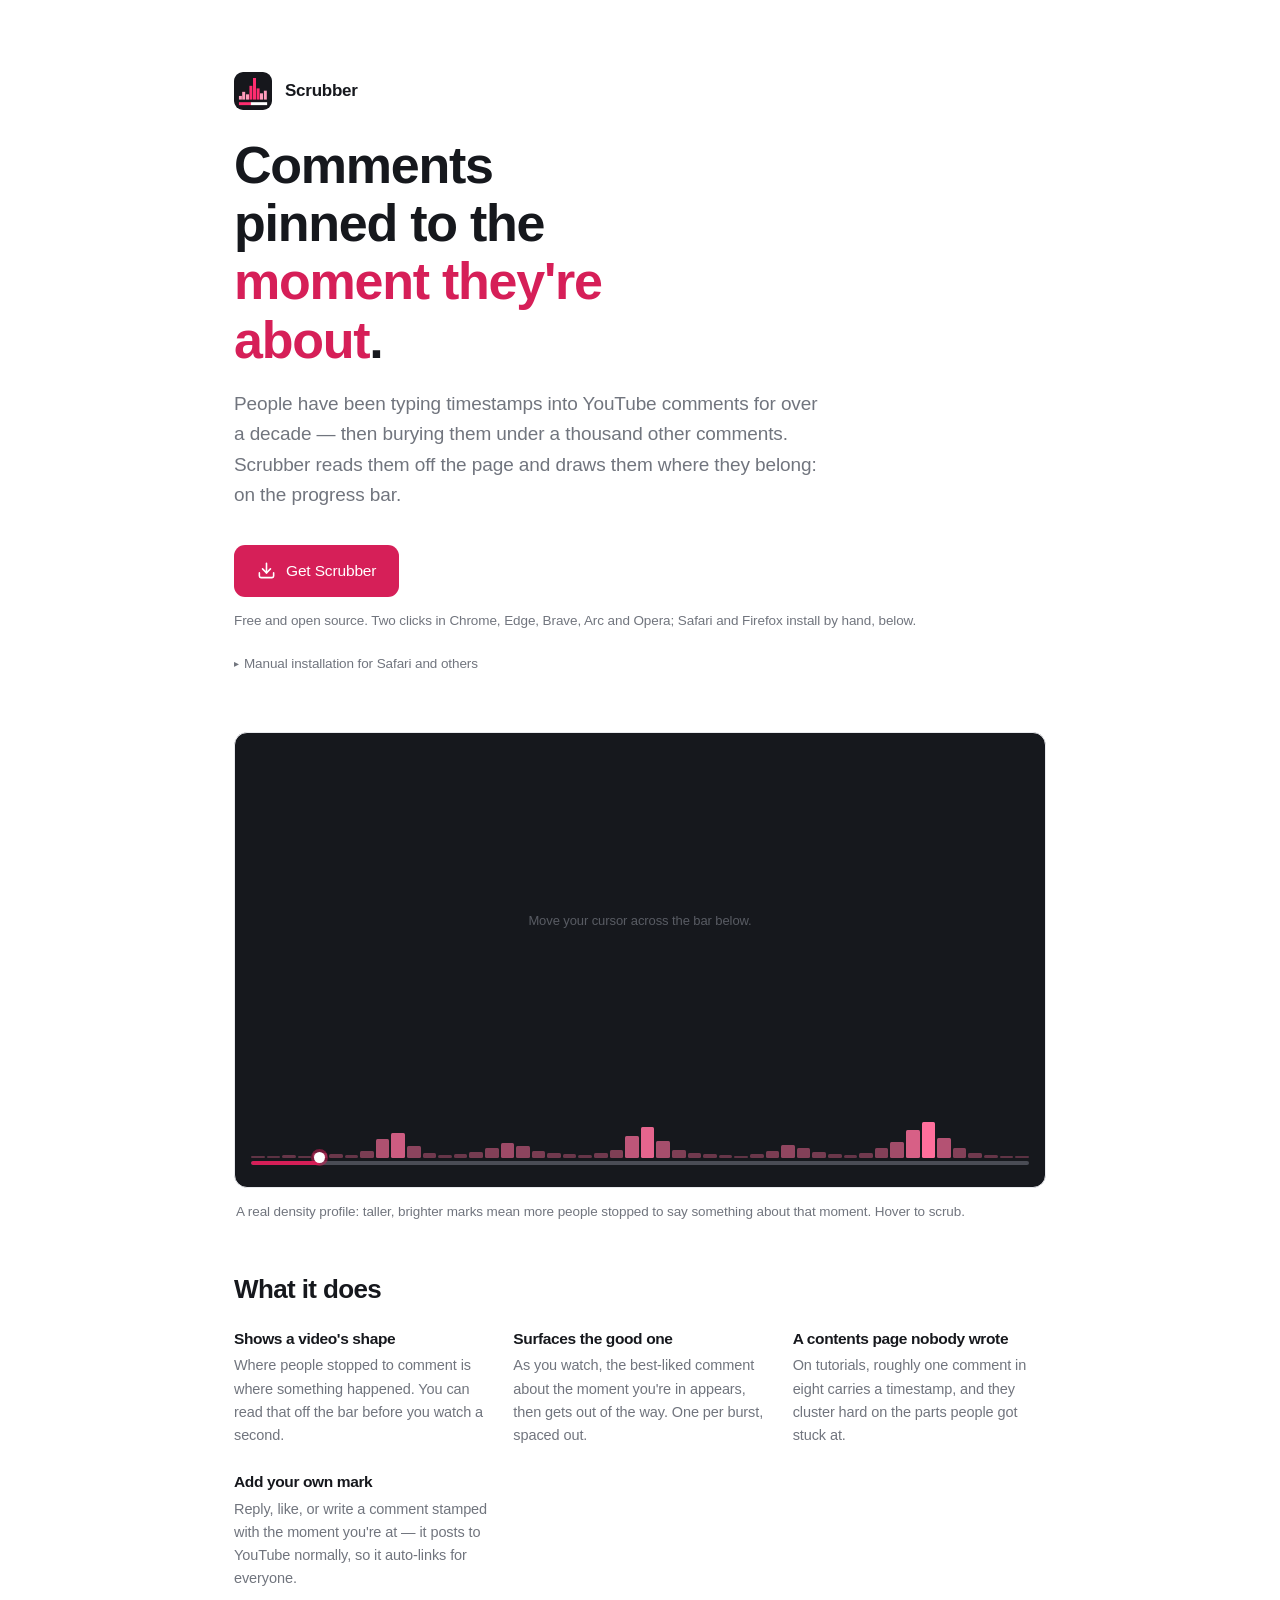
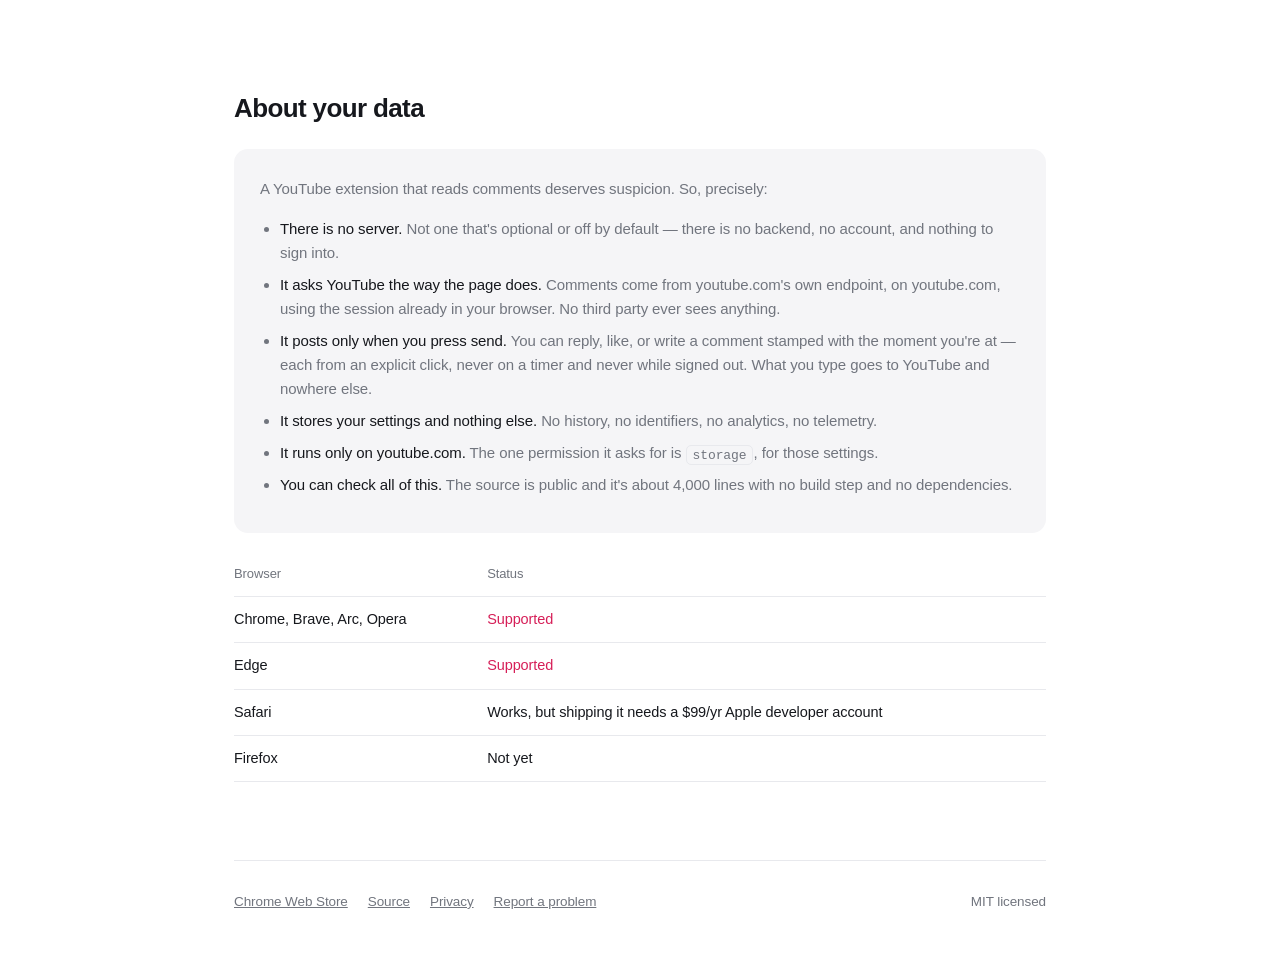
<file: docs/index.html>
<!doctype html>
<html lang="en">
<head>
<meta charset="utf-8">
<meta name="viewport" content="width=device-width, initial-scale=1">
<title>Scrubber — YouTube comments pinned to the moment they're about</title>
<meta name="description" content="Scrubber reads the timestamps people type into YouTube comments and draws them as density marks over the progress bar. Free, open source, and it tracks nothing about you.">
<link rel="icon" href="icon.png">
<meta property="og:title" content="Scrubber">
<meta property="og:description" content="YouTube comments pinned to the moment they're about.">
<meta property="og:image" content="https://alex-mind.github.io/scrubber/promo.png">
<meta property="og:url" content="https://alex-mind.github.io/scrubber/">
<meta name="twitter:card" content="summary_large_image">
<style>
  /* Palette is lifted from src/popup.html so the site and the product agree. */
  :root{
    color-scheme: light dark;
    --bg:#fff; --fg:#16181d; --dim:#71757e; --line:#e8e9ed; --field:#f5f5f7;
    --accent:#d61f58; --accent-soft:rgba(214,31,88,.10);
    --player:#16181d; --player-fg:#e9eaee; --player-dim:#9a9ea8;
    --track:#4a4c55; --mark:#ff6f9c;
  }
  @media (prefers-color-scheme: dark){
    :root{
      --bg:#17181c; --fg:#e9eaee; --dim:#9a9ea8; --line:#292b31; --field:#212328;
      --accent:#ff6f9c; --accent-soft:rgba(255,111,156,.12);
      --player:#0e0f12; --player-fg:#e9eaee; --player-dim:#9a9ea8;
    }
  }
  *{box-sizing:border-box}
  html{-webkit-text-size-adjust:100%}
  body{
    margin:0; padding-block:0; background:var(--bg); color:var(--fg);
    font:400 16px/1.6 -apple-system,BlinkMacSystemFont,"SF Pro Text","Segoe UI",Roboto,Helvetica,Arial,sans-serif;
    letter-spacing:-.006em;
  }
  .wrap{max-width:860px; margin:0 auto; padding:0 24px}
  a{color:var(--accent)}
  h1,h2,h3{letter-spacing:-.024em; line-height:1.12; margin:0}

  /* ---------- hero ---------- */
  header{padding-block:72px 8px}
  .brand{display:flex; align-items:center; gap:13px; margin-bottom:26px}
  .brand img{width:38px; height:38px; border-radius:9px; display:block}
  .brand b{font-size:17px; font-weight:600; letter-spacing:-.015em}
  h1{font-size:clamp(32px,6.4vw,52px); font-weight:600; max-width:15ch}
  h1 em{font-style:normal; color:var(--accent)}
  .lede{margin:20px 0 0; font-size:clamp(16.5px,2.4vw,19px); color:var(--dim); max-width:56ch}

  /* ---------- install ---------- */
  .cta{display:flex; flex-wrap:wrap; align-items:center; gap:14px; margin:34px 0 10px}
  .btn{
    display:inline-flex; align-items:center; gap:10px;
    padding:13px 22px; border-radius:11px; border:1px solid transparent;
    background:var(--accent); color:#fff; text-decoration:none;
    font-size:15.5px; font-weight:500; letter-spacing:-.01em;
    transition:transform .12s ease, opacity .12s ease;
  }
  .btn:hover{opacity:.9; transform:translateY(-1px)}
  .btn svg{width:19px; height:19px; flex:none}
  .cta small{color:var(--dim); font-size:13.5px; line-height:1.45}
  .note{margin:6px 0 0; font-size:13.5px; color:var(--dim)}

  /* ---------- the demo ---------- */
  .demo{margin:46px 0 0}
  .player{
    position:relative; border-radius:13px; overflow:hidden; background:var(--player);
    aspect-ratio:16/9; border:1px solid var(--line);
    display:flex; align-items:center; justify-content:center;
  }
  .stage{
    position:absolute; inset:0; display:grid; place-items:center; text-align:center;
    color:var(--player-dim); font-size:13px; padding:0 24px 78px;
  }
  .stage span{opacity:.5}

  /* a comment surfacing, the way the extension does it */
  .card{
    position:absolute; left:16px; right:16px; bottom:70px; max-width:390px;
    background:rgba(22,24,29,.94); color:var(--player-fg);
    border:1px solid rgba(255,255,255,.10); border-radius:11px;
    padding:11px 13px; font-size:13.5px; line-height:1.5;
    opacity:0; transform:translateY(6px); transition:opacity .35s ease, transform .35s ease;
    backdrop-filter:blur(8px); text-align:left; pointer-events:none;
  }
  .card.on{opacity:1; transform:none}
  .card .meta{display:flex; gap:9px; align-items:center; margin-bottom:5px;
              font-size:11.5px; color:var(--player-dim)}
  .card .ts{color:var(--mark); font-weight:600; font-variant-numeric:tabular-nums}
  .card .likes{margin-left:auto; font-variant-numeric:tabular-nums}

  /* the progress bar and its density marks — the whole point */
  .bar{position:absolute; left:16px; right:16px; bottom:20px; height:46px; cursor:crosshair}
  .marks{position:absolute; left:0; right:0; bottom:9px; height:36px;
         display:flex; align-items:flex-end; gap:2px}
  .marks i{flex:1 1 0; min-width:1px; background:var(--mark); border-radius:1.5px; display:block}
  .track{position:absolute; left:0; right:0; bottom:2px; height:4px;
         background:var(--track); border-radius:2px; overflow:hidden}
  .fill{position:absolute; left:0; top:0; bottom:0; width:0; background:var(--accent); border-radius:2px}
  .head{position:absolute; bottom:4px; width:11px; height:11px; margin-left:-5.5px;
        border-radius:50%; background:#fff; box-shadow:0 0 0 3px rgba(214,31,88,.5)}
  .cap{margin:13px 2px 0; font-size:13.5px; color:var(--dim)}

  /* ---------- content ---------- */
  section{padding-block:52px}
  h2{font-size:clamp(21px,3.4vw,26px); font-weight:600}
  .grid{display:grid; grid-template-columns:repeat(auto-fit,minmax(215px,1fr)); gap:26px; margin-top:26px}
  .grid h3{font-size:15.5px; font-weight:600; margin-bottom:7px}
  .grid p{margin:0; color:var(--dim); font-size:14.5px}

  .priv{background:var(--field); border-radius:14px; padding:28px 26px; margin-top:26px}
  .priv ul{margin:16px 0 0; padding-left:20px; color:var(--dim); font-size:15px}
  .priv li{margin:8px 0}
  .priv li b{color:var(--fg); font-weight:500}

  /* Sits directly under the install button now, so it has to stay quiet until
     opened — a secondary affordance, not a second call to action. */
  details.manual{margin-top:18px; max-width:620px}
  summary{cursor:pointer; font-size:13.5px; color:var(--dim); list-style:none;
          display:inline-flex; align-items:center; gap:5px; padding:3px 0}
  summary:hover{color:var(--accent)}
  summary::-webkit-details-marker{display:none}
  summary::before{content:"▸"; font-size:10px; line-height:1}
  details[open] summary::before{content:"▾"}
  details[open].manual{
    margin-bottom:6px; padding:4px 18px 16px;
    border-left:2px solid var(--line);
  }
  details h4{margin:16px 0 6px; font-size:13.5px; font-weight:600; letter-spacing:-.01em}
  details ol{color:var(--dim); font-size:14px; padding-left:20px; margin:0}
  details li{margin:7px 0}
  details .fine{font-size:13px; color:var(--dim); margin:10px 0 0; line-height:1.5}
  code{background:var(--field); border:1px solid var(--line); border-radius:5px;
       padding:1.5px 6px; font:500 13px/1 ui-monospace,SFMono-Regular,Menlo,monospace}

  table{width:100%; border-collapse:collapse; margin-top:20px; font-size:14.5px}
  th,td{text-align:left; padding:11px 12px 11px 0; border-bottom:1px solid var(--line)}
  th{font-weight:500; color:var(--dim); font-size:13px}
  td.yes{color:var(--accent)}

  footer{border-top:1px solid var(--line); padding-block:30px 46px; margin-top:26px;
         color:var(--dim); font-size:13.5px;
         display:flex; flex-wrap:wrap; gap:8px 20px; align-items:center}
  footer a{color:var(--dim)}
  footer .sp{flex:1 1 auto}

  @media (max-width:560px){
    header{padding-block:44px 4px}
    .card{bottom:62px; font-size:12.5px}
    .bar{height:38px}
    .marks{height:28px}
  }
  @media (prefers-reduced-motion:reduce){
    .card{transition:none}
    .btn{transition:none}
  }
</style>
</head>
<body>

<div class="wrap">

<header>
  <div class="brand">
    <img src="icon.png" alt="" width="38" height="38">
    <b>Scrubber</b>
  </div>
  <h1>Comments pinned to the <em>moment they're about</em>.</h1>
  <p class="lede">
    People have been typing timestamps into YouTube comments for over a decade —
    then burying them under a thousand other comments. Scrubber reads them off the
    page and draws them where they belong: on the progress bar.
  </p>

  <div class="cta">
    <a class="btn"
       href="https://chromewebstore.google.com/detail/scrubber/jhhcdmdpkdlkdpklaogdbknnciapcfah">
      <svg viewBox="0 0 24 24" fill="none" stroke="currentColor" stroke-width="2"
           stroke-linecap="round" stroke-linejoin="round" aria-hidden="true">
        <path d="M21 15v4a2 2 0 0 1-2 2H5a2 2 0 0 1-2-2v-4"/>
        <polyline points="7 10 12 15 17 10"/><line x1="12" y1="15" x2="12" y2="3"/>
      </svg>
      <span>Get Scrubber</span>
    </a>
    <small>Free and open source. Two clicks in Chrome, Edge, Brave,
      Arc and Opera; Safari and Firefox install by hand, below.</small>
  </div>

  <details class="manual">
    <summary>Manual installation for Safari and others</summary>

    <h4>Chrome, Edge, Brave, Arc, Opera</h4>
    <ol>
      <li>Download the zip from
          <a href="https://github.com/alex-mind/scrubber/releases/latest">the latest release</a>
          and unzip it.</li>
      <li>Open <code>chrome://extensions</code> — or <code>edge://extensions</code>,
          <code>brave://extensions</code>.</li>
      <li>Turn on <b>Developer mode</b>, top right.</li>
      <li>Click <b>Load unpacked</b> and pick the unzipped folder.</li>
      <li>Open any YouTube video. Marks appear once the comments load.</li>
    </ol>
    <p class="fine">
      Hand-loaded extensions don't auto-update, and Chrome re-asks about developer
      mode on every launch. The store version is the quiet one.
    </p>

    <h4>Safari</h4>
    <p class="fine" style="margin-bottom:10px">
      Safari has no "load unpacked" — every extension ships inside a native app, so
      this one has to be built. You need macOS with <b>Xcode</b> installed, not just
      the command line tools.
    </p>
    <ol>
      <li>Clone the repo:
          <code>git clone https://github.com/alex-mind/scrubber</code></li>
      <li>Run <code>./build.sh safari-app</code> — it converts the extension to an
          Xcode project, builds it, and installs <code>Scrubber.app</code> to
          <code>/Applications</code>.</li>
      <li>Open Safari → <b>Settings → Extensions</b> and tick <b>Scrubber</b>.</li>
      <li>Set youtube.com to <b>Allow on Every Website</b>, or at least <b>Always
          Allow on This Website</b> — without this the extension never runs.</li>
    </ol>
    <p class="fine">
      If it doesn't appear in the list, quit Safari completely and reopen it — Safari
      reads its extension list once per launch. Without a paid Apple developer
      account the build is unsigned, and Safari then needs <b>Develop → Allow
      unsigned extensions</b> ticked again after every restart.
    </p>
  </details>
</header>

<div class="demo">
  <div class="player">
    <div class="stage"><span>Move your cursor across the bar below.</span></div>

    <div class="card" id="card">
      <div class="meta">
        <span class="ts" id="c-ts">0:00</span>
        <span id="c-author">—</span>
        <span class="likes" id="c-likes"></span>
      </div>
      <div id="c-text"></div>
    </div>

    <div class="bar" id="bar">
      <div class="marks" id="marks"></div>
      <div class="track"><div class="fill" id="fill"></div></div>
      <div class="head" id="head" style="left:0"></div>
    </div>
  </div>
  <p class="cap">
    A real density profile: taller, brighter marks mean more people stopped to say
    something about that moment. Hover to scrub.
  </p>
</div>

<section>
  <h2>What it does</h2>
  <div class="grid">
    <div>
      <h3>Shows a video's shape</h3>
      <p>Where people stopped to comment is where something happened. You can read
         that off the bar before you watch a second.</p>
    </div>
    <div>
      <h3>Surfaces the good one</h3>
      <p>As you watch, the best-liked comment about the moment you're in appears,
         then gets out of the way. One per burst, spaced out.</p>
    </div>
    <div>
      <h3>A contents page nobody wrote</h3>
      <p>On tutorials, roughly one comment in eight carries a timestamp, and they
         cluster hard on the parts people got stuck at.</p>
    </div>
    <div>
      <h3>Add your own mark</h3>
      <p>Reply, like, or write a comment stamped with the moment you're at — it
         posts to YouTube normally, so it auto-links for everyone.</p>
    </div>
  </div>
</section>

<section>
  <h2>About your data</h2>
  <div class="priv">
    <p style="margin:0; color:var(--dim); font-size:15px">
      A YouTube extension that reads comments deserves suspicion. So, precisely:
    </p>
    <ul>
      <li><b>There is no server.</b> Not one that's optional or off by default —
          there is no backend, no account, and nothing to sign into.</li>
      <li><b>It asks YouTube the way the page does.</b> Comments come from
          youtube.com's own endpoint, on youtube.com, using the session already in
          your browser. No third party ever sees anything.</li>
      <li><b>It posts only when you press send.</b> You can reply, like, or write a
          comment stamped with the moment you're at — each from an explicit click,
          never on a timer and never while signed out. What you type goes to YouTube
          and nowhere else.</li>
      <li><b>It stores your settings and nothing else.</b> No history, no
          identifiers, no analytics, no telemetry.</li>
      <li><b>It runs only on youtube.com.</b> The one permission it asks for is
          <code>storage</code>, for those settings.</li>
      <li><b>You can check all of this.</b> The source is public and it's about
          4,000 lines with no build step and no dependencies.</li>
    </ul>
  </div>

  <table>
    <tr><th>Browser</th><th>Status</th></tr>
    <tr><td>Chrome, Brave, Arc, Opera</td><td class="yes">Supported</td></tr>
    <tr><td>Edge</td><td class="yes">Supported</td></tr>
    <tr><td>Safari</td><td>Works, but shipping it needs a $99/yr Apple developer account</td></tr>
    <tr><td>Firefox</td><td>Not yet</td></tr>
  </table>
</section>

<footer>
  <a href="https://chromewebstore.google.com/detail/scrubber/jhhcdmdpkdlkdpklaogdbknnciapcfah">Chrome Web Store</a>
  <a href="https://github.com/alex-mind/scrubber">Source</a>
  <a href="privacy.html">Privacy</a>
  <a href="https://github.com/alex-mind/scrubber/issues">Report a problem</a>
  <span class="sp"></span>
  <span>MIT licensed</span>
</footer>

</div>

<script>
(function(){
  "use strict";

  /* ---------------------------------------------------------------------
     The demo. A real density profile — clustered, not evenly spread, because
     that is what timestamped comments actually look like.
     --------------------------------------------------------------------- */
  var DURATION = 1147;                                  // 19:07, a plausible tutorial
  var PROFILE = [2,1,3,2,5,4,3,7,18,24,11,5,3,4,6,9,14,11,7,5,4,3,5,8,
                 21,29,16,8,5,4,3,2,4,7,12,9,6,4,3,5,9,15,26,34,19,9,5,3,2,1];

  // Seconds, not fractions — so the timestamp the card renders is exactly the one
  // quoted in the comment text. Deriving it the other way round drifts by a second.
  var COMMENTS = [
    { sec:192, author:'@mara_dev',      likes:'2.1K',
      text:'The bit at 3:12 is the only explanation of this that ever made sense to me.' },
    { sec:574, author:'@notveryonline', likes:'864',
      text:"Came back three times for 9:34. That's the part the docs leave out." },
    { sec:988, author:'@k_builds',      likes:'4.7K',
      text:'16:28 — watch his hands, not the slide. That is the whole trick.' }
  ];
  COMMENTS.forEach(function(c){ c.at = c.sec / DURATION; });

  var marksEl = document.getElementById('marks');
  var fill    = document.getElementById('fill');
  var head    = document.getElementById('head');
  var bar     = document.getElementById('bar');
  var card    = document.getElementById('card');

  var max = Math.max.apply(null, PROFILE);
  marksEl.innerHTML = PROFILE.map(function(v){
    var h = Math.max(2, Math.round(v / max * 36));
    var o = (0.28 + 0.72 * (v / max)).toFixed(2);
    return '<i style="height:' + h + 'px;opacity:' + o + '"></i>';
  }).join('');

  function fmt(sec){
    var m = Math.floor(sec / 60), s = Math.floor(sec % 60);
    return m + ':' + (s < 10 ? '0' : '') + s;
  }

  var shown = -1;
  function showCard(i){
    if (i === shown) return;
    shown = i;
    if (i < 0) { card.classList.remove('on'); return; }
    var c = COMMENTS[i];
    document.getElementById('c-ts').textContent     = fmt(c.sec);
    document.getElementById('c-author').textContent = c.author;
    document.getElementById('c-likes').textContent  = c.likes + ' likes';
    document.getElementById('c-text').textContent   = c.text;
    card.classList.add('on');
  }

  function at(p){                       // p is 0..1 along the bar
    p = Math.max(0, Math.min(1, p));
    fill.style.width = (p * 100) + '%';
    head.style.left  = (p * 100) + '%';
    // Same idea as the extension: a comment belongs to the moment if the
    // playhead is inside a window either side of it.
    var hit = -1;
    for (var i = 0; i < COMMENTS.length; i++){
      if (Math.abs(COMMENTS[i].at - p) < 0.045) { hit = i; break; }
    }
    showCard(hit);
  }

  function fromEvent(e){
    var r = bar.getBoundingClientRect();
    var x = (e.touches ? e.touches[0].clientX : e.clientX) - r.left;
    at(x / r.width);
  }

  var auto = null;
  function stopAuto(){ if (auto) { cancelAnimationFrame(auto); auto = null; } }

  bar.addEventListener('mousemove', function(e){ stopAuto(); fromEvent(e); });
  bar.addEventListener('touchmove', function(e){ stopAuto(); fromEvent(e); e.preventDefault(); },
                       { passive:false });

  // Autoplay the sweep until the visitor takes over, so the idea lands without
  // anyone having to work out that the bar is interactive.
  var reduced = window.matchMedia('(prefers-reduced-motion: reduce)').matches;
  if (reduced) {
    at(COMMENTS[1].at);
  } else {
    var t0 = null, LOOP = 17000;
    (function step(ts){
      if (t0 === null) t0 = ts;
      at(((ts - t0) % LOOP) / LOOP);
      auto = requestAnimationFrame(step);
    })(performance.now());
  }
})();
</script>
<!-- Cloudflare Web Analytics. Cookieless page counts; the token is a public
     beacon id, not a secret. Declared in privacy.html. -->
<script type="module" src="https://static.cloudflareinsights.com/beacon.min.js"
        data-cf-beacon='{"token": "a1f38db9efef4c48871a60af5b34ad9a"}'></script>
</body>
</html>
</file>
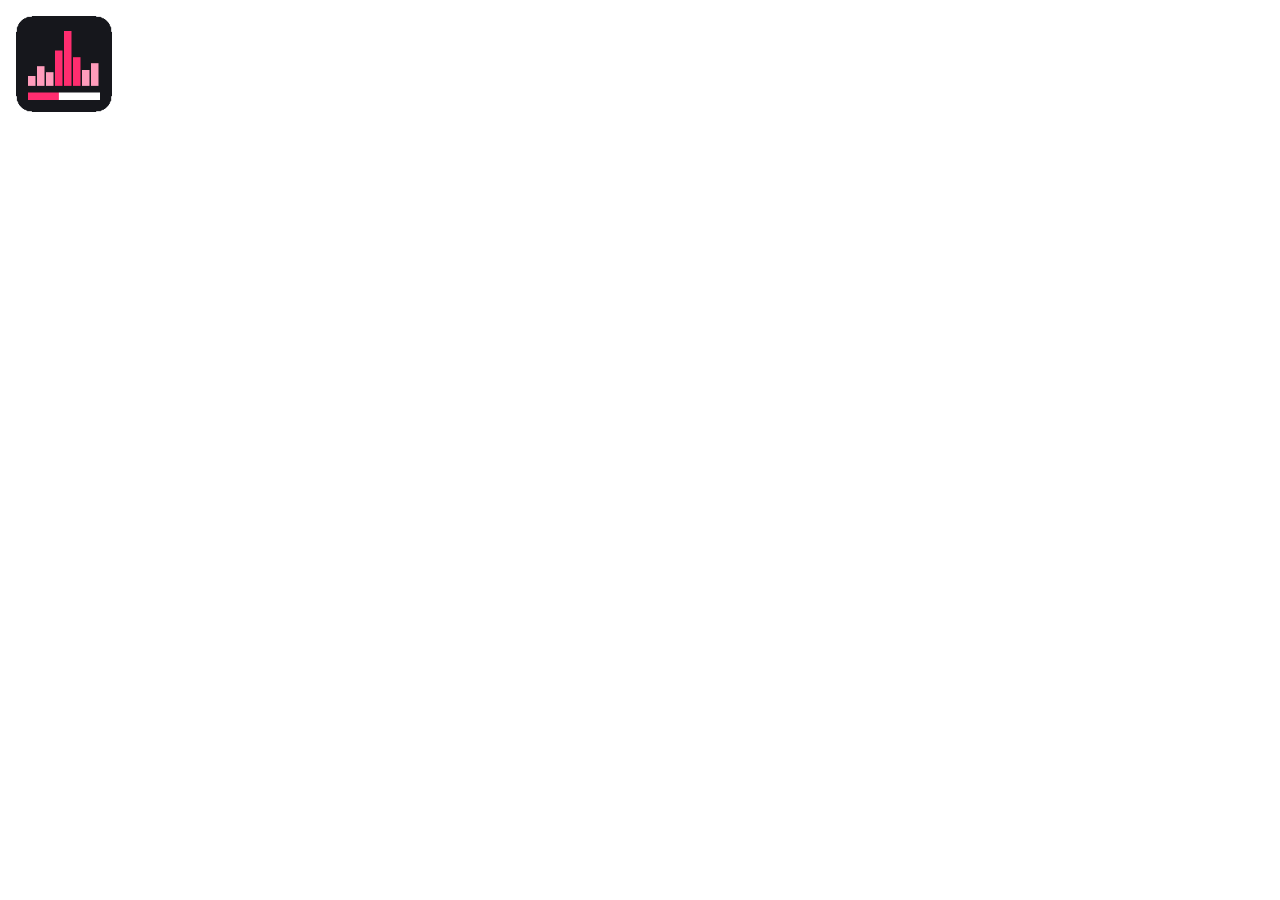
<file: art/icon-store.html>
<!doctype html><meta charset="utf-8">
<style>
  html,body{margin:0;background:transparent}
  /* Chrome Web Store listing icon: 96x96 of artwork centred in a 128x128 canvas,
     16px transparent on every side. The in-manifest icons stay full-bleed. */
  body{width:128px;height:128px;display:grid;place-items:center}
  img{width:96px;height:96px;display:block;image-rendering:auto}
</style>
<img src="[data-uri]">
</file>
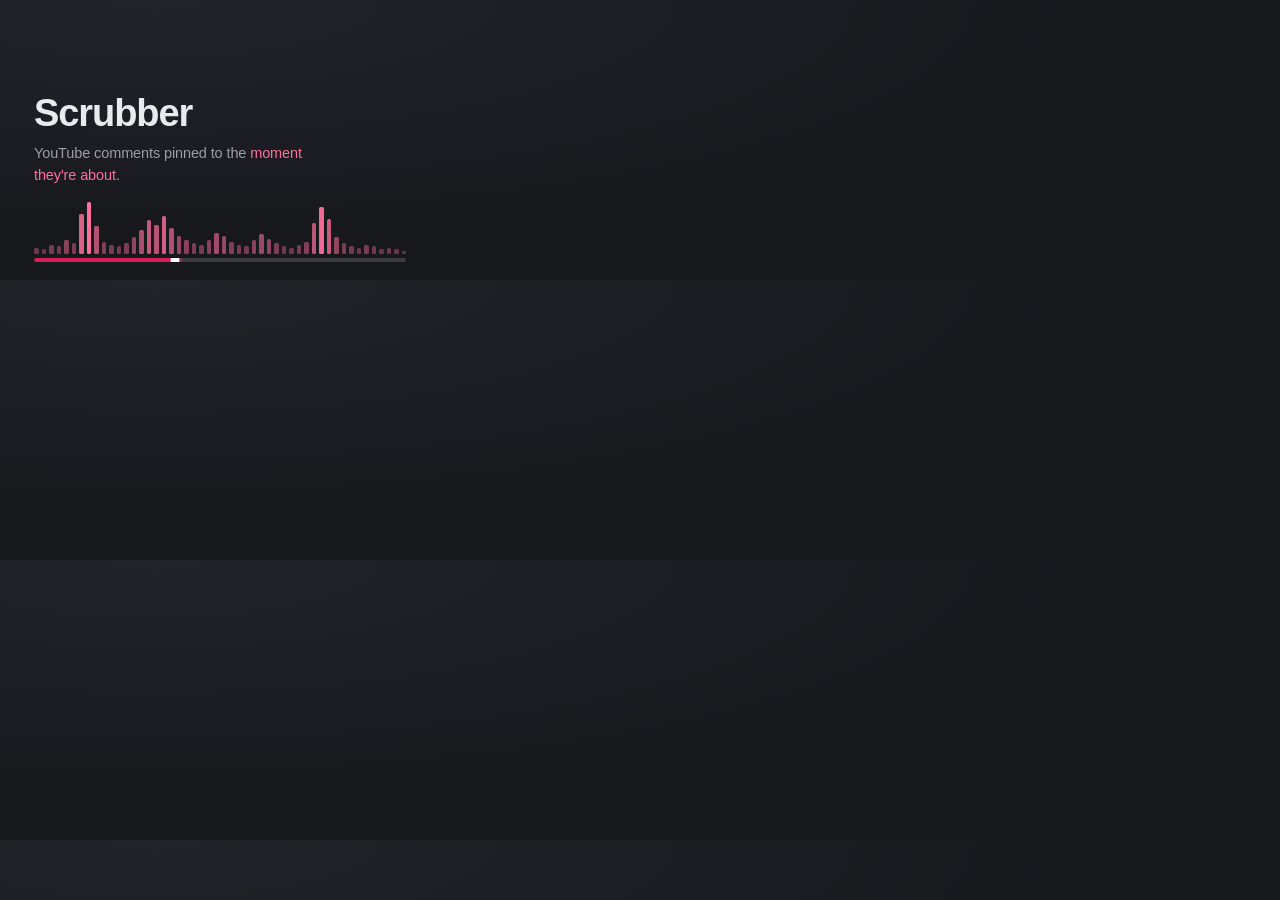
<file: art/promo-440x280.html>
<!doctype html><meta charset="utf-8">
<style>
  /* Chrome Web Store small promotional tile: exactly 440x280, full bleed.
     Palette lifted from src/popup.html so the listing and the product match. */
  html,body{margin:0}
  body{
    width:440px;height:280px;overflow:hidden;position:relative;
    background:radial-gradient(120% 140% at 12% 0%, #23242b 0%, #17181c 62%);
    font:400 13px/1.45 -apple-system,BlinkMacSystemFont,"SF Pro Text","Segoe UI",Roboto,sans-serif;
    color:#e9eaee;letter-spacing:-.005em;
    display:flex;flex-direction:column;justify-content:center;
    padding:0 34px;box-sizing:border-box;
  }
  h1{margin:0;font-size:38px;font-weight:600;letter-spacing:-.028em;line-height:1}
  p{margin:11px 0 0;font-size:14.5px;color:#9a9ea8;max-width:300px;letter-spacing:-.008em}
  p b{color:#ff6f9c;font-weight:500}

  /* The product motif: density marks over a progress bar, clustered the way real
     timestamped comments cluster rather than spread evenly. */
  .bar{position:absolute;left:0;right:0;bottom:0;height:88px}
  .marks{position:absolute;left:34px;right:34px;bottom:26px;height:52px;
         display:flex;align-items:flex-end;gap:3px}
  .marks i{flex:1 1 0;border-radius:1.5px;background:#ff6f9c;display:block}
  .track{position:absolute;left:34px;right:34px;bottom:18px;height:4px;
         border-radius:2px;background:#3a3c44;overflow:hidden}
  .track u{position:absolute;inset:0 62% 0 0;background:#d61f58;border-radius:2px}
  /* The playhead sits at the progress boundary (38%), not at the track's end. */
  .head{position:absolute;left:38%;top:50%;width:9px;height:9px;border-radius:50%;
        background:#fff;transform:translate(-50%,-50%);
        box-shadow:0 0 0 3px rgba(214,31,88,.5)}
</style>
<h1>Scrubber</h1>
<p>YouTube comments pinned to the <b>moment they're about</b>.</p>
<div class="bar">
  <div class="marks" id="m"></div>
  <div class="track"><u></u><span class="head"></span></div>
</div>
<script>
  // Height profile of a real density curve: quiet open, a spike at the joke,
  // a broad hump mid-video, a tail at the payoff.
  const d=[4,3,6,5,9,7,26,34,18,8,6,5,7,11,16,22,19,25,17,12,9,7,6,9,14,12,8,6,5,9,
           13,10,7,5,4,6,8,20,31,23,11,7,5,4,6,5,3,4,3,2];
  const max=Math.max(...d);
  document.getElementById('m').innerHTML=d.map(v=>{
    const h=Math.max(3,Math.round(v/max*52));
    // Taller marks read as hotter: opacity carries the second dimension.
    const o=(.30+.70*(v/max)).toFixed(2);
    return `<i style="height:${h}px;opacity:${o}"></i>`;
  }).join('');
</script>
</file>
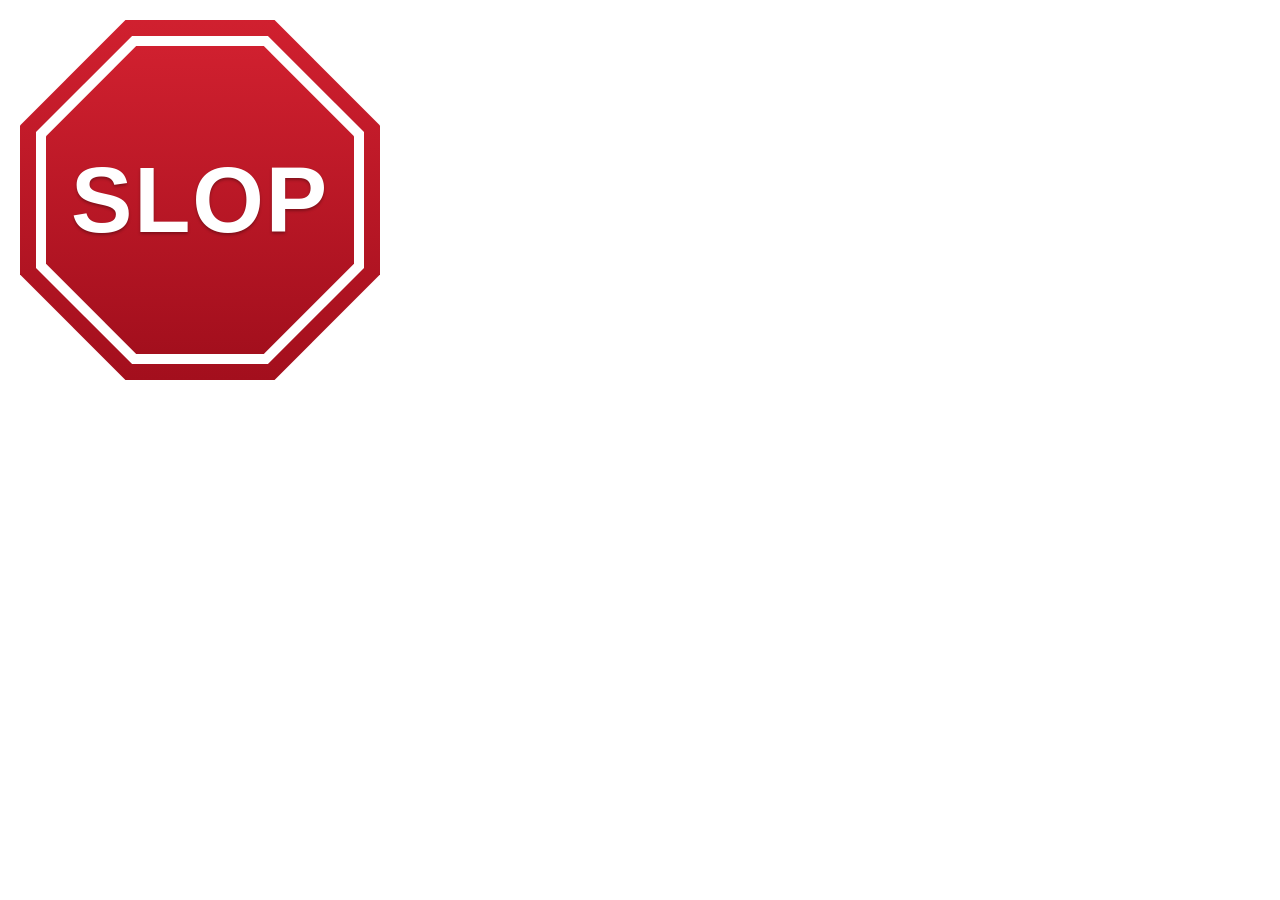
<file: art/slop-sign.html>
<!doctype html><meta charset="utf-8">
<style>
  /* A road-sign octagon, STOP-sign proportions, reading SLOP. Rendered rather
     than drawn so the wording and colour stay editable — see build notes in
     README. Transparent ground so it sits on light and dark GitHub themes. */
  html,body{margin:0;background:transparent}
  body{width:400px;height:400px;display:grid;place-items:center}
  /* Three layers: red field, a white stripe inset from the edge, red again on
     top. A stop sign's white border sits inside the octagon, not on its rim —
     one flat rim just disappears at README size. */
  .oct{
    position:absolute;
    clip-path:polygon(29.29% 0%, 70.71% 0%, 100% 29.29%, 100% 70.71%,
                      70.71% 100%, 29.29% 100%, 0% 70.71%, 0% 29.29%);
  }
  .sign{width:360px;height:360px;position:relative}
  .field{inset:0;background:linear-gradient(#d0202f,#a30f1d)}
  .stripe{inset:16px;background:#fff}
  .face{inset:26px;background:linear-gradient(#d0202f,#a30f1d);
        display:grid;place-items:center}
  .face span{
    color:#fff;
    font:700 92px/1 "Helvetica Neue", Helvetica, Arial, sans-serif;
    letter-spacing:.02em;
    text-shadow:0 2px 3px rgba(0,0,0,.30);
  }
</style>
<div class="sign">
  <div class="oct field"></div>
  <div class="oct stripe"></div>
  <div class="oct face"><span>SLOP</span></div>
</div>
</file>
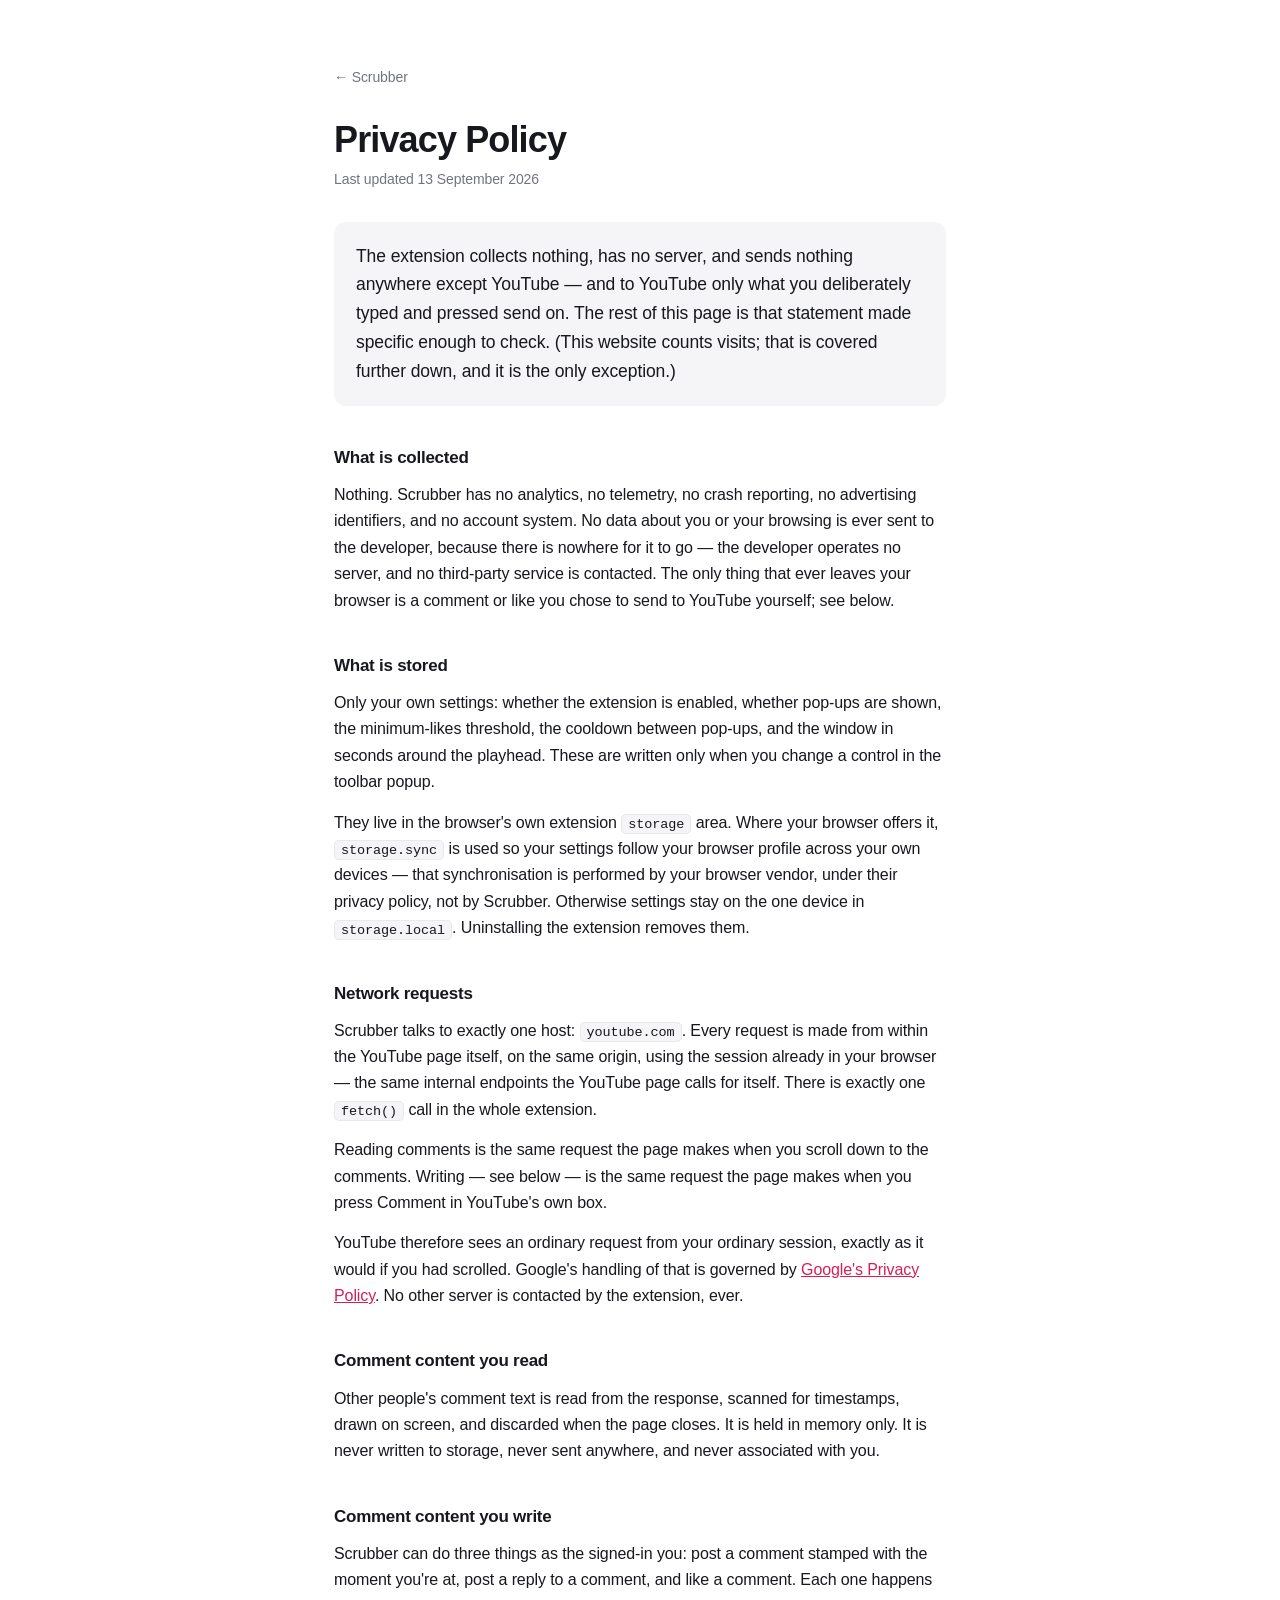
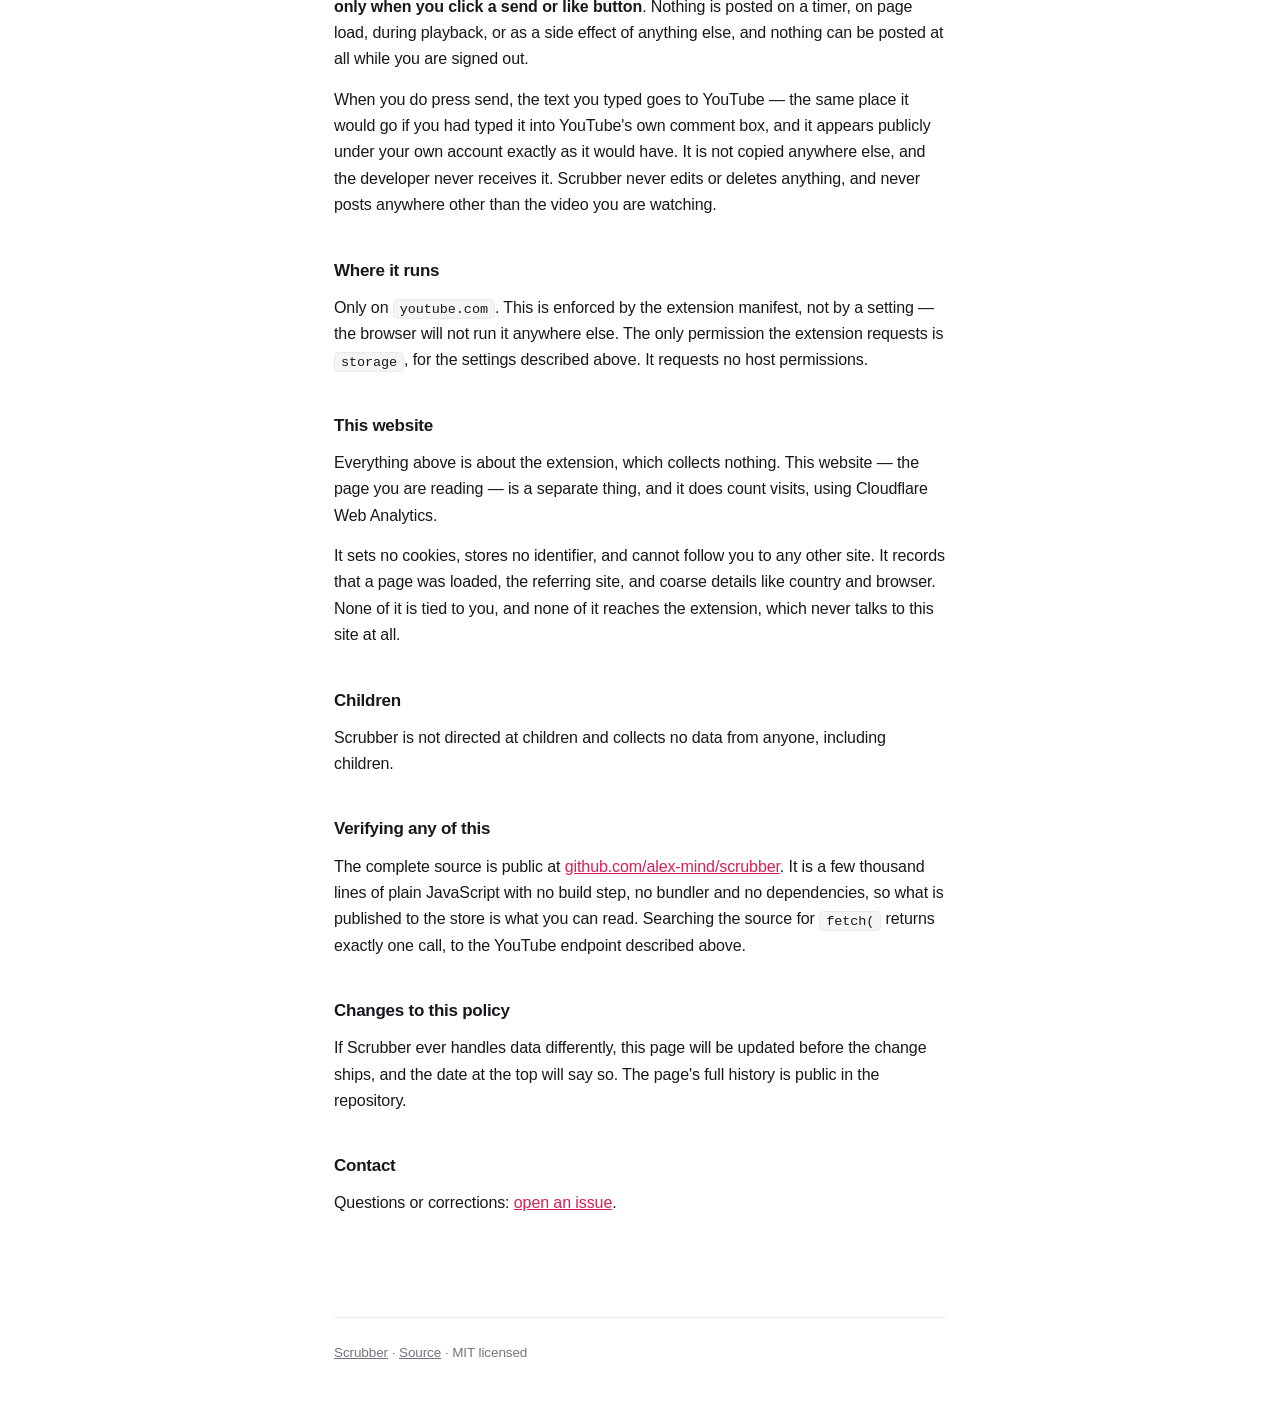
<file: docs/privacy.html>
<!doctype html>
<html lang="en">
<head>
<meta charset="utf-8">
<meta name="viewport" content="width=device-width, initial-scale=1">
<title>Privacy Policy — Scrubber</title>
<meta name="description" content="Scrubber's privacy policy. It has no server, collects nothing, and stores only your own settings.">
<link rel="icon" href="icon.png">
<style>
  :root{
    color-scheme: light dark;
    --bg:#fff; --fg:#16181d; --dim:#71757e; --line:#e8e9ed; --field:#f5f5f7; --accent:#d61f58;
  }
  @media (prefers-color-scheme: dark){
    :root{ --bg:#17181c; --fg:#e9eaee; --dim:#9a9ea8; --line:#292b31; --field:#212328; --accent:#ff6f9c; }
  }
  *{box-sizing:border-box}
  body{
    margin:0; background:var(--bg); color:var(--fg);
    font:400 16px/1.65 -apple-system,BlinkMacSystemFont,"SF Pro Text","Segoe UI",Roboto,Helvetica,Arial,sans-serif;
    letter-spacing:-.006em;
  }
  .wrap{max-width:660px; margin:0 auto; padding:0 24px}
  main{padding-block:64px 40px}
  a{color:var(--accent)}
  h1{font-size:clamp(27px,5vw,36px); font-weight:600; letter-spacing:-.024em; margin:0 0 8px; line-height:1.15}
  h2{font-size:17px; font-weight:600; letter-spacing:-.015em; margin:38px 0 10px}
  p{margin:0 0 14px}
  .dateline{color:var(--dim); font-size:14px; margin:0 0 30px}
  .lead{font-size:17.5px; color:var(--fg); background:var(--field);
        border-radius:12px; padding:20px 22px; margin:0 0 8px}
  ul{padding-left:20px; color:var(--dim)}
  li{margin:9px 0}
  li b{color:var(--fg); font-weight:500}
  code{background:var(--field); border:1px solid var(--line); border-radius:5px;
       padding:1.5px 6px; font:500 13.5px/1 ui-monospace,SFMono-Regular,Menlo,monospace}
  .back{display:inline-block; margin-bottom:30px; font-size:14px; color:var(--dim); text-decoration:none}
  .back:hover{color:var(--accent)}
  footer{border-top:1px solid var(--line); margin-top:46px; padding-block:24px 56px;
         color:var(--dim); font-size:13.5px}
  footer a{color:var(--dim)}
</style>
</head>
<body>
<div class="wrap">
<main>

  <a class="back" href="./">← Scrubber</a>

  <h1>Privacy Policy</h1>
  <p class="dateline">Last updated 13 September 2026</p>

  <p class="lead">
    The extension collects nothing, has no server, and sends nothing anywhere except
    YouTube — and to YouTube only what you deliberately typed and pressed send on. The
    rest of this page is that statement made specific enough to check. (This website
    counts visits; that is covered further down, and it is the only exception.)
  </p>

  <h2>What is collected</h2>
  <p>
    Nothing. Scrubber has no analytics, no telemetry, no crash reporting, no
    advertising identifiers, and no account system. No data about you or your
    browsing is ever sent to the developer, because there is nowhere for it to go —
    the developer operates no server, and no third-party service is contacted. The
    only thing that ever leaves your browser is a comment or like you chose to send
    to YouTube yourself; see below.
  </p>

  <h2>What is stored</h2>
  <p>
    Only your own settings: whether the extension is enabled, whether pop-ups are
    shown, the minimum-likes threshold, the cooldown between pop-ups, and the window
    in seconds around the playhead. These are written only when you change a control
    in the toolbar popup.
  </p>
  <p>
    They live in the browser's own extension <code>storage</code> area. Where your
    browser offers it, <code>storage.sync</code> is used so your settings follow your
    browser profile across your own devices — that synchronisation is performed by
    your browser vendor, under their privacy policy, not by Scrubber. Otherwise
    settings stay on the one device in <code>storage.local</code>. Uninstalling the
    extension removes them.
  </p>

  <h2>Network requests</h2>
  <p>
    Scrubber talks to exactly one host: <code>youtube.com</code>. Every request is made
    from within the YouTube page itself, on the same origin, using the session already
    in your browser — the same internal endpoints the YouTube page calls for itself.
    There is exactly one <code>fetch()</code> call in the whole extension.
  </p>
  <p>
    Reading comments is the same request the page makes when you scroll down to the
    comments. Writing — see below — is the same request the page makes when you press
    Comment in YouTube's own box.
  </p>
  <p>
    YouTube therefore sees an ordinary request from your ordinary session, exactly as
    it would if you had scrolled. Google's handling of that is governed by
    <a href="https://policies.google.com/privacy">Google's Privacy Policy</a>. No
    other server is contacted by the extension, ever.
  </p>

  <h2>Comment content you read</h2>
  <p>
    Other people's comment text is read from the response, scanned for timestamps,
    drawn on screen, and discarded when the page closes. It is held in memory only. It
    is never written to storage, never sent anywhere, and never associated with you.
  </p>

  <h2>Comment content you write</h2>
  <p>
    Scrubber can do three things as the signed-in you: post a comment stamped with the
    moment you're at, post a reply to a comment, and like a comment. Each one happens
    <b>only when you click a send or like button</b>. Nothing is posted on a timer, on
    page load, during playback, or as a side effect of anything else, and nothing can
    be posted at all while you are signed out.
  </p>
  <p>
    When you do press send, the text you typed goes to YouTube — the same place it
    would go if you had typed it into YouTube's own comment box, and it appears
    publicly under your own account exactly as it would have. It is not copied
    anywhere else, and the developer never receives it. Scrubber never edits or
    deletes anything, and never posts anywhere other than the video you are watching.
  </p>

  <h2>Where it runs</h2>
  <p>
    Only on <code>youtube.com</code>. This is enforced by the extension manifest, not
    by a setting — the browser will not run it anywhere else. The only permission the
    extension requests is <code>storage</code>, for the settings described above. It
    requests no host permissions.
  </p>

  <h2>This website</h2>
  <p>
    Everything above is about the extension, which collects nothing. This website —
    the page you are reading — is a separate thing, and it does count visits, using
    Cloudflare Web Analytics.
  </p>
  <p>
    It sets no cookies, stores no identifier, and cannot follow you to any other site.
    It records that a page was loaded, the referring site, and coarse details like
    country and browser. None of it is tied to you, and none of it reaches the
    extension, which never talks to this site at all.
  </p>

  <h2>Children</h2>
  <p>
    Scrubber is not directed at children and collects no data from anyone, including
    children.
  </p>

  <h2>Verifying any of this</h2>
  <p>
    The complete source is public at
    <a href="https://github.com/alex-mind/scrubber">github.com/alex-mind/scrubber</a>.
    It is a few thousand lines of plain JavaScript with no build step, no bundler and
    no dependencies, so what is published to the store is what you can read. Searching
    the source for <code>fetch(</code> returns exactly one call, to the YouTube
    endpoint described above.
  </p>

  <h2>Changes to this policy</h2>
  <p>
    If Scrubber ever handles data differently, this page will be updated before the
    change ships, and the date at the top will say so. The page's full history is
    public in the repository.
  </p>

  <h2>Contact</h2>
  <p>
    Questions or corrections:
    <a href="https://github.com/alex-mind/scrubber/issues">open an issue</a>.
  </p>

</main>
<footer>
  <a href="./">Scrubber</a> ·
  <a href="https://github.com/alex-mind/scrubber">Source</a> ·
  MIT licensed
</footer>
</div>
<!-- Cloudflare Web Analytics. Cookieless page counts; the token is a public
     beacon id, not a secret. Declared in privacy.html. -->
<script type="module" src="https://static.cloudflareinsights.com/beacon.min.js"
        data-cf-beacon='{"token": "a1f38db9efef4c48871a60af5b34ad9a"}'></script>
</body>
</html>
</file>
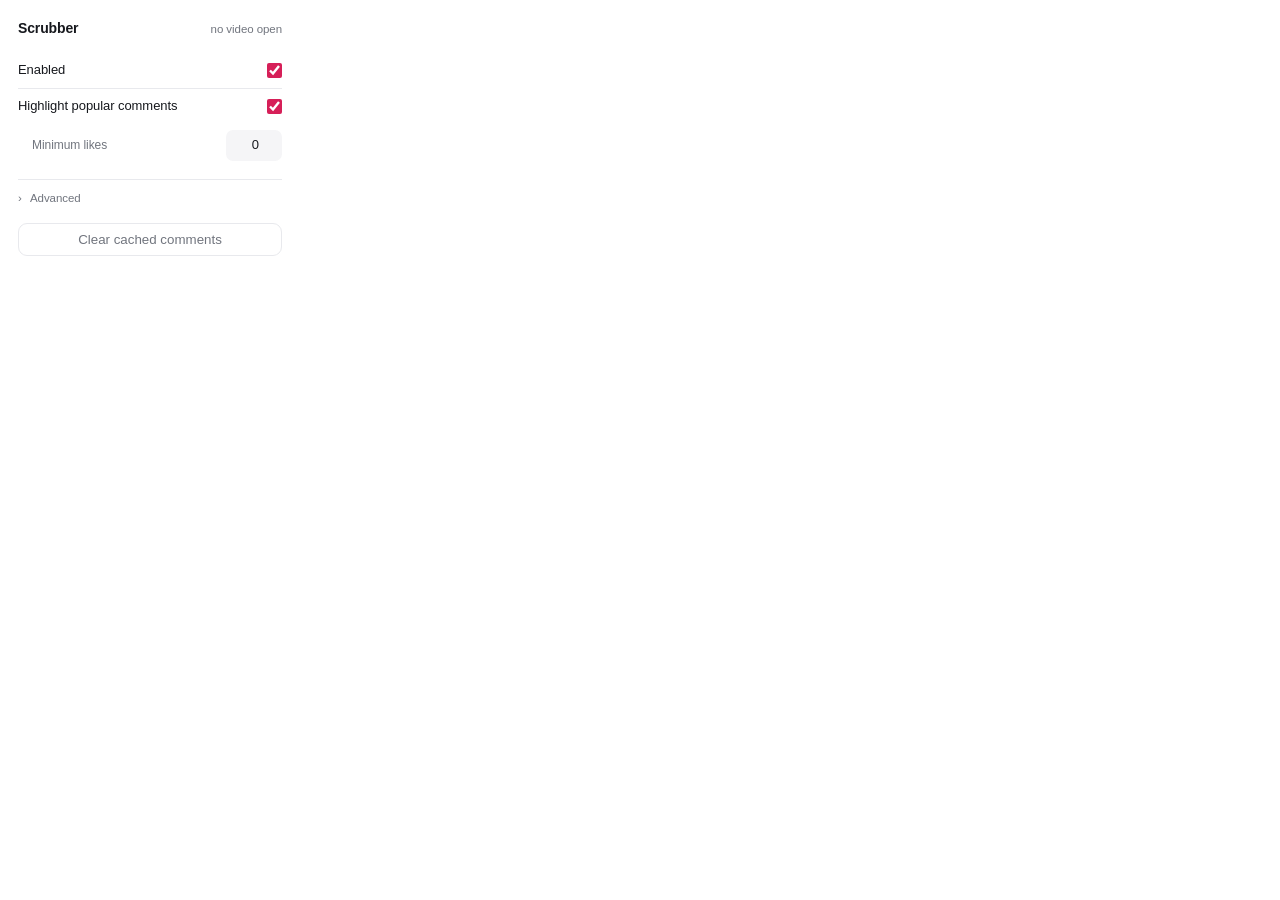
<file: src/popup.html>
<!doctype html>
<html>
<head>
<meta charset="utf-8">
<style>
  :root {
    color-scheme: light dark;
    --bg: #fff;
    --fg: #16181d;
    --dim: #71757e;
    --line: #e8e9ed;
    --field: #f5f5f7;
    --accent: #d61f58;
  }
  @media (prefers-color-scheme: dark) {
    :root {
      --bg: #17181c;
      --fg: #e9eaee;
      --dim: #9a9ea8;
      --line: #292b31;
      --field: #212328;
      --accent: #ff6f9c;
    }
  }
  * { box-sizing: border-box; }
  body {
    width: 300px;
    margin: 0;
    padding: 18px 18px 16px;
    font: 400 13px/1.45 -apple-system, BlinkMacSystemFont, "SF Pro Text", "Segoe UI", Roboto, sans-serif;
    background: var(--bg);
    color: var(--fg);
    letter-spacing: -.005em;
  }
  h1 { margin: 0; font-size: 14px; font-weight: 600; letter-spacing: -.01em; }
  .head { display: flex; align-items: baseline; justify-content: space-between; gap: 10px; }

  /* What it found here, beside the name rather than in a panel of its own. */
  .count {
    color: var(--dim);
    font-size: 11.5px;
    text-align: right;
  }
  .count b {
    color: var(--accent);
    font-weight: 600;
    font-variant-numeric: tabular-nums;
  }

  .group { display: flex; flex-direction: column; margin-top: 14px; }
  .row {
    display: flex;
    align-items: center;
    gap: 12px;
    min-height: 36px;
    padding: 6px 0;
    border-top: 1px solid var(--line);
  }
  .group .row:first-child { border-top: 0; }
  .row .t { flex: 1 1 auto; min-width: 0; }
  .row label { cursor: pointer; }
  .row .c { flex: none; display: flex; align-items: center; justify-content: flex-end; width: 56px; }

  /* A setting that belongs to the one above it. */
  .row.sub { padding-left: 14px; border-top: 0; min-height: 30px; }
  .row.sub .t { color: var(--dim); font-size: 12px; }
  .row.sub.off { opacity: .4; pointer-events: none; }

  input[type=checkbox] { margin: 0; accent-color: var(--accent); width: 15px; height: 15px; cursor: pointer; }
  input[type=number] {
    width: 56px;
    padding: 5px 7px;
    font: inherit;
    font-variant-numeric: tabular-nums;
    text-align: right;
    border: 1px solid transparent;
    border-radius: 7px;
    background: var(--field);
    color: inherit;
  }
  input[type=number]:focus { outline: none; border-color: var(--accent); }

  /* The stretch a hover gathers from. A slider, because the useful range is
     short and the right answer is found by feel, not by typing a number. */
  .row.wide { align-items: center; }
  input[type=range] {
    display: block;
    width: 100%;
    margin: 6px 0 0;
    accent-color: var(--accent);
    cursor: pointer;
  }
  .val {
    color: var(--dim);
    font-size: 11.5px;
    font-variant-numeric: tabular-nums;
    white-space: nowrap;
  }

  details { margin-top: 12px; border-top: 1px solid var(--line); }
  details .group { margin-top: 0; }
  summary {
    padding: 10px 0 2px;
    color: var(--dim);
    font-size: 11.5px;
    cursor: pointer;
    list-style: none;
  }
  summary::-webkit-details-marker { display: none; }
  summary::before { content: '\203A'; display: inline-block; width: 12px; transition: transform .12s ease; }
  details[open] summary::before { transform: rotate(90deg); }

  button {
    width: 100%;
    padding: 8px;
    font: 500 12px/1 inherit;
    border: 1px solid var(--line);
    border-radius: 9px;
    background: transparent;
    color: inherit;
    cursor: pointer;
  }
  button:hover:not(:disabled) { background: var(--field); }
  button:disabled { opacity: .45; cursor: default; }
  .danger { margin-top: 14px; color: var(--dim); }
</style>
</head>
<body>
  <div class="head">
    <h1>Scrubber</h1>
    <span class="count" id="count"></span>
  </div>

  <div class="group">
    <div class="row">
      <span class="t"><label for="enabled">Enabled</label></span>
      <span class="c"><input type="checkbox" id="enabled"></span>
    </div>
    <div class="row">
      <span class="t"><label for="showPopout">Highlight popular comments</label></span>
      <span class="c"><input type="checkbox" id="showPopout"></span>
    </div>
    <div class="row sub" id="minLikesRow">
      <span class="t"><label for="minLikes">Minimum likes</label></span>
      <span class="c"><input type="number" id="minLikes" min="0" step="1"></span>
    </div>
  </div>

  <details>
    <summary>Advanced</summary>
    <div class="group">
      <div class="row sub">
        <span class="t"><label for="cooldown">Quiet seconds between pop-ups</label></span>
        <span class="c"><input type="number" id="cooldown" min="5" step="5"></span>
      </div>
      <div class="row sub wide">
        <span class="t"><label for="windowSec">Selection width</label>
          <input type="range" id="windowSec" min="0" max="60" step="5"></span>
        <span class="c"><span class="val" id="windowVal"></span></span>
      </div>
    </div>
    <button id="loadMore">Load more comments</button>
  </details>

  <div class="danger"><button id="clearCache">Clear cached comments</button></div>

  <script src="compat.js"></script>
  <script src="popup.js"></script>
</body>
</html>
</file>
